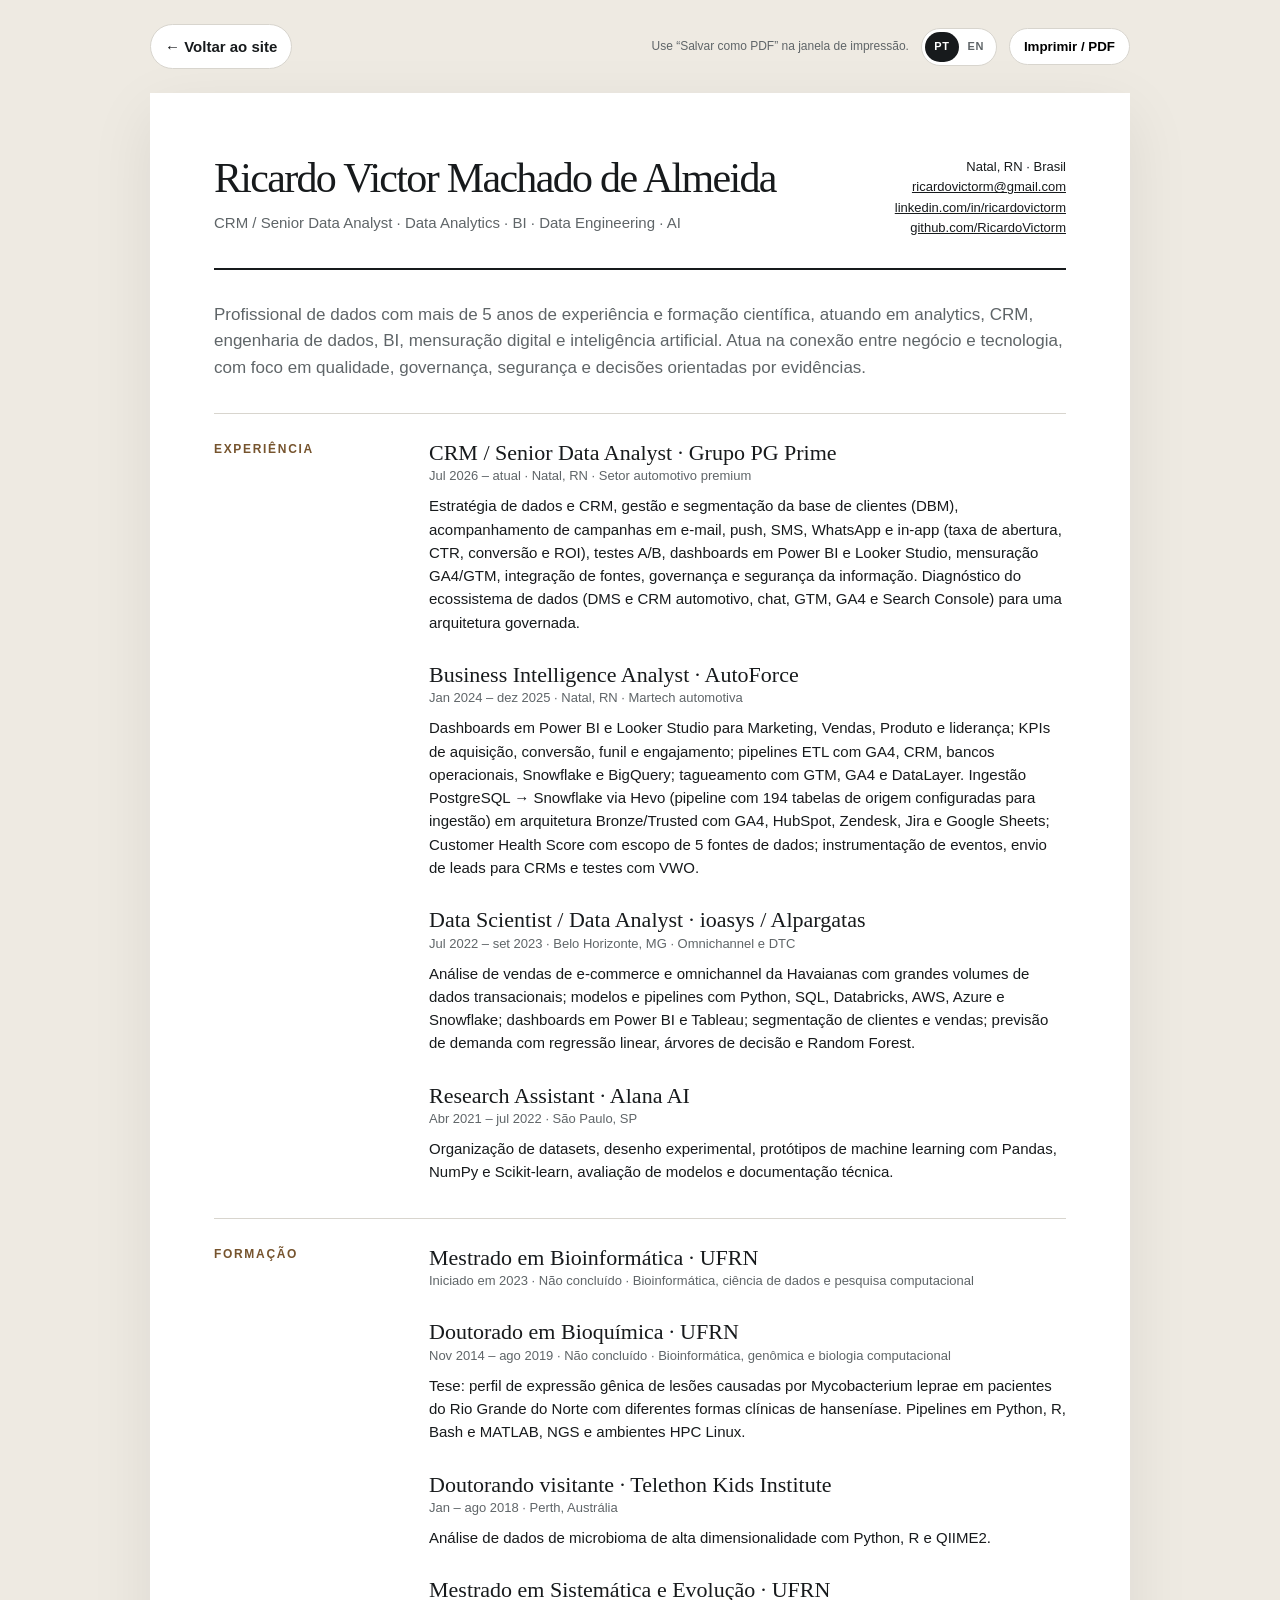
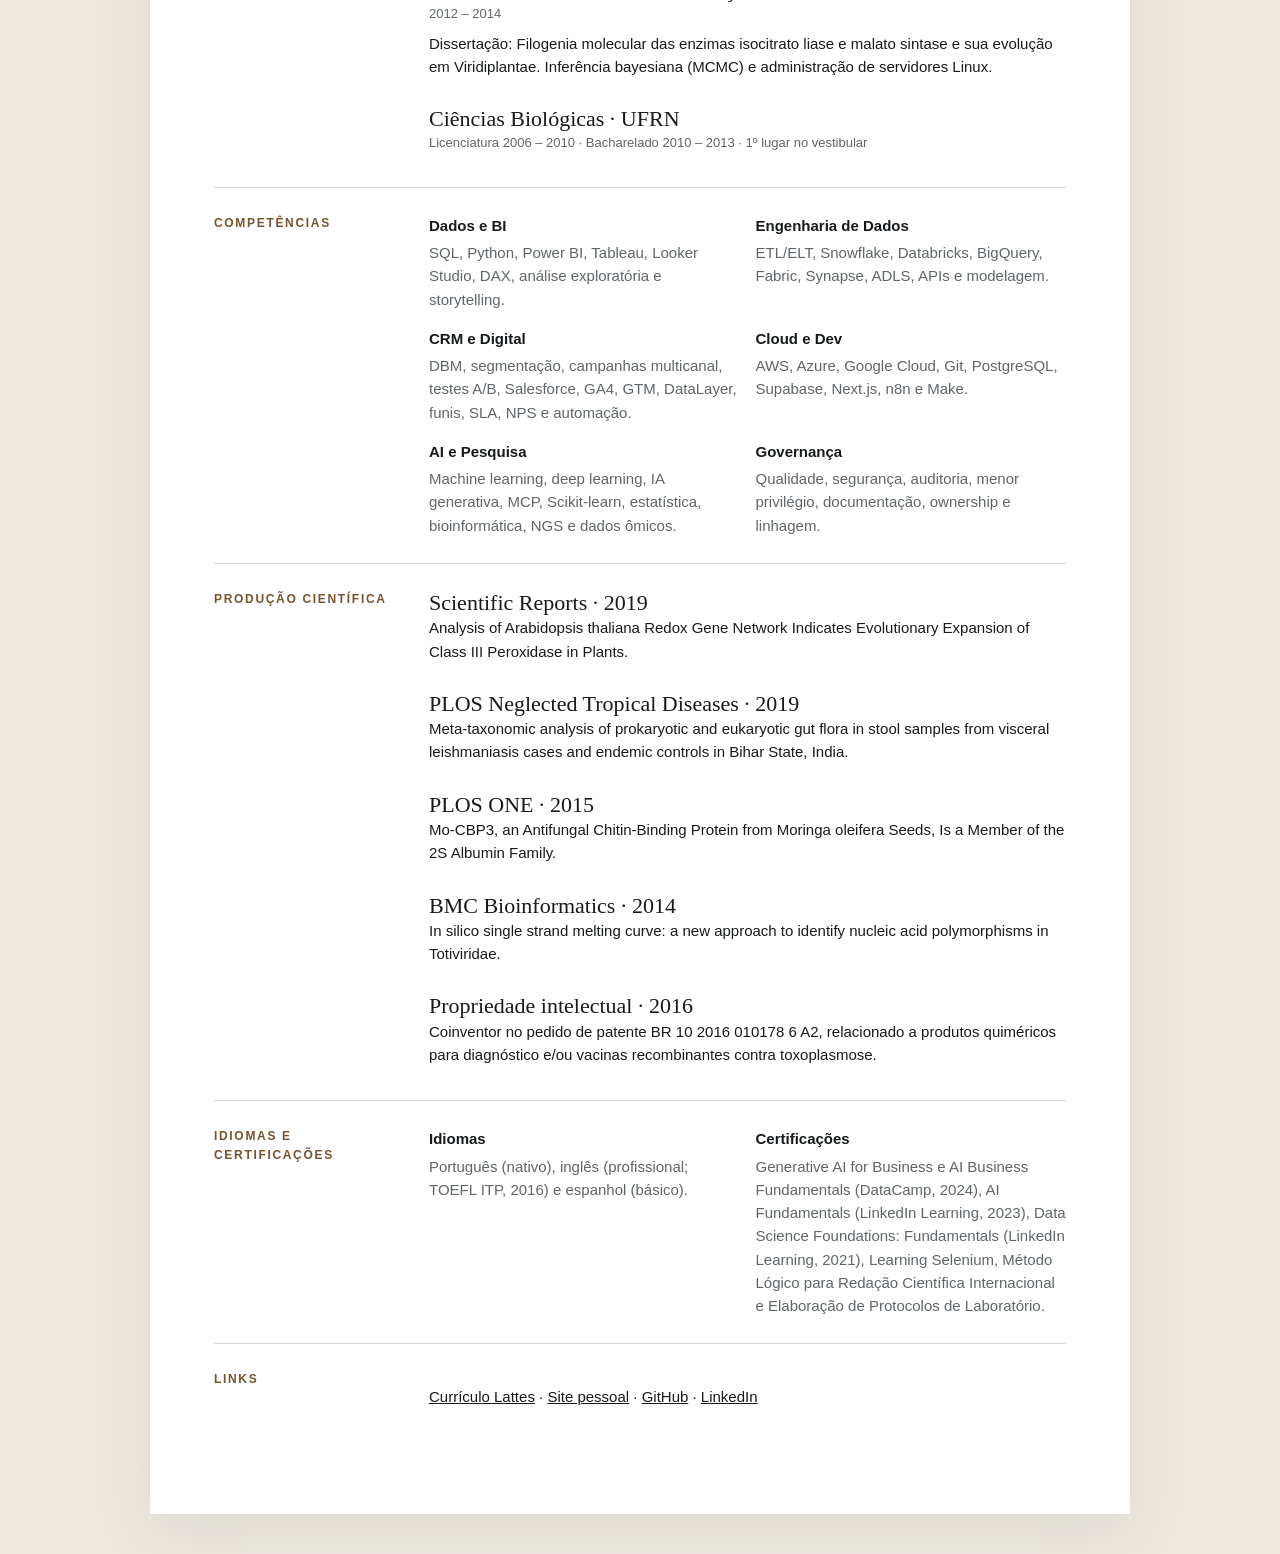
<file: curriculo.html>
<!doctype html>
<html lang="pt-BR">
<head>
  <meta charset="utf-8">
  <meta name="viewport" content="width=device-width, initial-scale=1">
  <meta name="theme-color" content="#eeeae2">
  <meta name="description" content="Currículo de Ricardo Victor Machado de Almeida, CRM / Senior Data Analyst: experiência em data analytics, BI, engenharia de dados, GA4, Power BI, Snowflake, SQL e Python.">
  <meta name="keywords" content="currículo, Ricardo Victor Machado de Almeida, analista de dados sênior, senior data analyst, CRM analytics, business intelligence, engenharia de dados, Power BI, Snowflake, SQL, Python, GA4, Natal RN">
  <meta name="author" content="Ricardo Victor Machado de Almeida">
  <meta name="robots" content="index, follow, max-image-preview:large">
  <meta property="og:type" content="profile">
  <meta property="og:site_name" content="Ricardo Victor Machado de Almeida">
  <meta property="og:locale" content="pt_BR">
  <meta property="og:locale:alternate" content="en_US">
  <meta property="og:title" content="Currículo | Ricardo Victor Machado de Almeida · Analista de Dados Sênior">
  <meta property="og:description" content="Experiência em CRM, data analytics, BI, engenharia de dados e IA, com formação científica pela UFRN.">
  <meta property="og:url" content="https://ricardovictorm.github.io/curriculo.html">
  <meta property="og:image" content="https://ricardovictorm.github.io/assets/img/og-image.png">
  <meta property="og:image:width" content="1200">
  <meta property="og:image:height" content="630">
  <meta property="og:image:alt" content="Ricardo Victor Machado de Almeida, CRM / Senior Data Analyst">
  <meta name="twitter:card" content="summary_large_image">
  <meta name="twitter:image" content="https://ricardovictorm.github.io/assets/img/og-image.png">
  <link rel="canonical" href="https://ricardovictorm.github.io/curriculo.html">
  <link rel="alternate" hreflang="pt-BR" href="https://ricardovictorm.github.io/curriculo.html">
  <link rel="alternate" hreflang="en" href="https://ricardovictorm.github.io/resume.html">
  <link rel="alternate" hreflang="x-default" href="https://ricardovictorm.github.io/curriculo.html">
  <link rel="icon" href="assets/img/favicon.svg" type="image/svg+xml">
  <title>Currículo | Ricardo Victor Machado de Almeida · Analista de Dados Sênior</title>
  <script type="application/ld+json">
  {
    "@context": "https://schema.org",
    "@graph": [
      {
        "@type": "ProfilePage",
        "@id": "https://ricardovictorm.github.io/curriculo.html#profilepage",
        "url": "https://ricardovictorm.github.io/curriculo.html",
        "name": "Currículo de Ricardo Victor Machado de Almeida",
        "inLanguage": "pt-BR",
        "dateModified": "2026-10-19",
        "isPartOf": {"@id": "https://ricardovictorm.github.io/#website"},
        "mainEntity": {"@id": "https://ricardovictorm.github.io/#person"}
      },
      {
        "@type": "Person",
        "@id": "https://ricardovictorm.github.io/#person",
        "name": "Ricardo Victor Machado de Almeida",
        "alternateName": "Ricardo Almeida",
        "url": "https://ricardovictorm.github.io/",
        "image": "https://avatars.githubusercontent.com/u/40348009?v=4",
        "jobTitle": "CRM / Senior Data Analyst",
        "worksFor": {"@type": "Organization", "name": "Grupo PG Prime"},
        "address": {"@type": "PostalAddress", "addressLocality": "Natal", "addressRegion": "RN", "addressCountry": "BR"},
        "sameAs": ["https://www.linkedin.com/in/ricardovictorm", "https://github.com/RicardoVictorm", "https://lattes.cnpq.br/4926674754201357"]
      }
    ]
  }
  </script>
  <style>
    :root{--ink:#171a1c;--muted:#5f6568;--line:#d8d5ce;--accent:#76542e;--paper:#fff;--bg:#eeeae2;--serif:Georgia,'Times New Roman',serif;--sans:Inter,Arial,sans-serif}
    *{box-sizing:border-box}body{margin:0;background:var(--bg);color:var(--ink);font:15px/1.55 var(--sans)}a{color:inherit}.toolbar{max-width:980px;margin:24px auto;display:flex;justify-content:space-between;align-items:center;gap:20px}.toolbar>a,.toolbar button{border:1px solid var(--line);background:#fff;padding:10px 14px;border-radius:999px;text-decoration:none;cursor:pointer;font-weight:700}.toolbar-right{display:flex;align-items:center;gap:12px}.cv-language{display:inline-flex;padding:3px;border:1px solid var(--line);border-radius:999px;background:#fff}.cv-language a{min-width:34px;height:30px;display:grid;place-items:center;border-radius:999px;text-decoration:none;color:var(--muted);font-size:11px;font-weight:800;letter-spacing:.06em}.cv-language a.active{background:var(--ink);color:#fff}.sheet{width:min(calc(100% - 28px),980px);margin:0 auto 40px;background:var(--paper);padding:64px;box-shadow:0 20px 60px rgba(0,0,0,.08)}header{display:grid;grid-template-columns:1fr auto;gap:30px;padding-bottom:30px;border-bottom:2px solid var(--ink)}h1{font:500 42px/1 var(--serif);margin:0;letter-spacing:-.04em}header p{margin:12px 0 0;color:var(--muted)}.contact{text-align:right;font-size:13px}.summary{margin:32px 0;font-size:17px;color:var(--muted)}section{display:grid;grid-template-columns:185px 1fr;gap:30px;padding:26px 0;border-top:1px solid var(--line)}h2{margin:0;color:var(--accent);font-size:12px;letter-spacing:.14em;text-transform:uppercase}h3{margin:0;font:500 22px/1.2 var(--serif)}.entry{margin-bottom:28px}.entry:last-child{margin-bottom:0}.entry-meta{color:var(--muted);font-size:13px;margin:5px 0 10px}.entry p{margin:0 0 8px}.skills{display:grid;grid-template-columns:repeat(2,1fr);gap:16px}.skills strong{display:block;margin-bottom:4px}.skills span{color:var(--muted)}.print-note{color:var(--muted);font-size:12px}@media(max-width:700px){.sheet{padding:30px}.toolbar{margin:14px;align-items:flex-start}.toolbar-right{flex-wrap:wrap;justify-content:flex-end}.print-note{display:none}header,section{grid-template-columns:1fr}.contact{text-align:left}.skills{grid-template-columns:1fr}}@media print{body{background:#fff}.toolbar{display:none}.sheet{width:100%;margin:0;padding:0;box-shadow:none}a{text-decoration:none}section{break-inside:avoid}}
  </style>
</head>
<body>
  <div class="toolbar"><a href="index.html">← Voltar ao site</a><div class="toolbar-right"><span class="print-note">Use “Salvar como PDF” na janela de impressão.</span><nav class="cv-language" aria-label="Selecionar idioma"><a class="active" href="curriculo.html" lang="pt-BR" aria-current="page">PT</a><a href="resume.html" lang="en">EN</a></nav><button onclick="window.print()">Imprimir / PDF</button></div></div>
  <main class="sheet">
    <header>
      <div><h1>Ricardo Victor Machado de Almeida</h1><p>CRM / Senior Data Analyst · Data Analytics · BI · Data Engineering · AI</p></div>
      <div class="contact">Natal, RN · Brasil<br><a href="mailto:ricardovictorm@gmail.com">ricardovictorm@gmail.com</a><br><a href="https://www.linkedin.com/in/ricardovictorm">linkedin.com/in/ricardovictorm</a><br><a href="https://github.com/RicardoVictorm">github.com/RicardoVictorm</a></div>
    </header>
    <p class="summary">Profissional de dados com mais de 5 anos de experiência e formação científica, atuando em analytics, CRM, engenharia de dados, BI, mensuração digital e inteligência artificial. Atua na conexão entre negócio e tecnologia, com foco em qualidade, governança, segurança e decisões orientadas por evidências.</p>
    <section><h2>Experiência</h2><div>
      <article class="entry"><h3>CRM / Senior Data Analyst · Grupo PG Prime</h3><p class="entry-meta"><time datetime="2026-07">Jul 2026</time> – atual · Natal, RN · Setor automotivo premium</p><p>Estratégia de dados e CRM, gestão e segmentação da base de clientes (DBM), acompanhamento de campanhas em e-mail, push, SMS, WhatsApp e in-app (taxa de abertura, CTR, conversão e ROI), testes A/B, dashboards em Power BI e Looker Studio, mensuração GA4/GTM, integração de fontes, governança e segurança da informação. Diagnóstico do ecossistema de dados (DMS e CRM automotivo, chat, GTM, GA4 e Search Console) para uma arquitetura governada.</p></article>
      <article class="entry"><h3>Business Intelligence Analyst · AutoForce</h3><p class="entry-meta"><time datetime="2024-01">Jan 2024</time> – <time datetime="2025-12">dez 2025</time> · Natal, RN · Martech automotiva</p><p>Dashboards em Power BI e Looker Studio para Marketing, Vendas, Produto e liderança; KPIs de aquisição, conversão, funil e engajamento; pipelines ETL com GA4, CRM, bancos operacionais, Snowflake e BigQuery; tagueamento com GTM, GA4 e DataLayer. Ingestão PostgreSQL → Snowflake via Hevo (pipeline com 194 tabelas de origem configuradas para ingestão) em arquitetura Bronze/Trusted com GA4, HubSpot, Zendesk, Jira e Google Sheets; Customer Health Score com escopo de 5 fontes de dados; instrumentação de eventos, envio de leads para CRMs e testes com VWO.</p></article>
      <article class="entry"><h3>Data Scientist / Data Analyst · ioasys / Alpargatas</h3><p class="entry-meta"><time datetime="2022-07">Jul 2022</time> – <time datetime="2023-09">set 2023</time> · Belo Horizonte, MG · Omnichannel e DTC</p><p>Análise de vendas de e-commerce e omnichannel da Havaianas com grandes volumes de dados transacionais; modelos e pipelines com Python, SQL, Databricks, AWS, Azure e Snowflake; dashboards em Power BI e Tableau; segmentação de clientes e vendas; previsão de demanda com regressão linear, árvores de decisão e Random Forest.</p></article>
      <article class="entry"><h3>Research Assistant · Alana AI</h3><p class="entry-meta"><time datetime="2021-04">Abr 2021</time> – <time datetime="2022-07">jul 2022</time> · São Paulo, SP</p><p>Organização de datasets, desenho experimental, protótipos de machine learning com Pandas, NumPy e Scikit-learn, avaliação de modelos e documentação técnica.</p></article>
    </div></section>
    <section><h2>Formação</h2><div>
      <article class="entry"><h3>Mestrado em Bioinformática · UFRN</h3><p class="entry-meta">Iniciado em 2023 · Não concluído · Bioinformática, ciência de dados e pesquisa computacional</p></article>
      <article class="entry"><h3>Doutorado em Bioquímica · UFRN</h3><p class="entry-meta"><time datetime="2014-11">Nov 2014</time> – <time datetime="2019-08">ago 2019</time> · Não concluído · Bioinformática, genômica e biologia computacional</p><p>Tese: perfil de expressão gênica de lesões causadas por Mycobacterium leprae em pacientes do Rio Grande do Norte com diferentes formas clínicas de hanseníase. Pipelines em Python, R, Bash e MATLAB, NGS e ambientes HPC Linux.</p></article>
      <article class="entry"><h3>Doutorando visitante · Telethon Kids Institute</h3><p class="entry-meta"><time datetime="2018-01">Jan</time> – <time datetime="2018-08">ago 2018</time> · Perth, Austrália</p><p>Análise de dados de microbioma de alta dimensionalidade com Python, R e QIIME2.</p></article>
      <article class="entry"><h3>Mestrado em Sistemática e Evolução · UFRN</h3><p class="entry-meta">2012 – 2014</p><p>Dissertação: Filogenia molecular das enzimas isocitrato liase e malato sintase e sua evolução em Viridiplantae. Inferência bayesiana (MCMC) e administração de servidores Linux.</p></article>
      <article class="entry"><h3>Ciências Biológicas · UFRN</h3><p class="entry-meta">Licenciatura 2006 – 2010 · Bacharelado 2010 – 2013 · 1º lugar no vestibular</p></article>
    </div></section>
    <section><h2>Competências</h2><div class="skills">
      <div><strong>Dados e BI</strong><span>SQL, Python, Power BI, Tableau, Looker Studio, DAX, análise exploratória e storytelling.</span></div>
      <div><strong>Engenharia de Dados</strong><span>ETL/ELT, Snowflake, Databricks, BigQuery, Fabric, Synapse, ADLS, APIs e modelagem.</span></div>
      <div><strong>CRM e Digital</strong><span>DBM, segmentação, campanhas multicanal, testes A/B, Salesforce, GA4, GTM, DataLayer, funis, SLA, NPS e automação.</span></div>
      <div><strong>Cloud e Dev</strong><span>AWS, Azure, Google Cloud, Git, PostgreSQL, Supabase, Next.js, n8n e Make.</span></div>
      <div><strong>AI e Pesquisa</strong><span>Machine learning, deep learning, IA generativa, MCP, Scikit-learn, estatística, bioinformática, NGS e dados ômicos.</span></div>
      <div><strong>Governança</strong><span>Qualidade, segurança, auditoria, menor privilégio, documentação, ownership e linhagem.</span></div>
    </div></section>
    <section><h2>Produção científica</h2><div>
      <article class="entry"><h3>Scientific Reports · 2019</h3><p>Analysis of Arabidopsis thaliana Redox Gene Network Indicates Evolutionary Expansion of Class III Peroxidase in Plants.</p></article>
      <article class="entry"><h3>PLOS Neglected Tropical Diseases · 2019</h3><p>Meta-taxonomic analysis of prokaryotic and eukaryotic gut flora in stool samples from visceral leishmaniasis cases and endemic controls in Bihar State, India.</p></article>
      <article class="entry"><h3>PLOS ONE · 2015</h3><p>Mo-CBP3, an Antifungal Chitin-Binding Protein from Moringa oleifera Seeds, Is a Member of the 2S Albumin Family.</p></article>
      <article class="entry"><h3>BMC Bioinformatics · 2014</h3><p>In silico single strand melting curve: a new approach to identify nucleic acid polymorphisms in Totiviridae.</p></article>
      <article class="entry"><h3>Propriedade intelectual · 2016</h3><p>Coinventor no pedido de patente BR 10 2016 010178 6 A2, relacionado a produtos quiméricos para diagnóstico e/ou vacinas recombinantes contra toxoplasmose.</p></article>
    </div></section>
    <section><h2>Idiomas e certificações</h2><div class="skills">
      <div><strong>Idiomas</strong><span>Português (nativo), inglês (profissional; TOEFL ITP, 2016) e espanhol (básico).</span></div>
      <div><strong>Certificações</strong><span>Generative AI for Business e AI Business Fundamentals (DataCamp, 2024), AI Fundamentals (LinkedIn Learning, 2023), Data Science Foundations: Fundamentals (LinkedIn Learning, 2021), Learning Selenium, Método Lógico para Redação Científica Internacional e Elaboração de Protocolos de Laboratório.</span></div>
    </div></section>
    <section><h2>Links</h2><div><p><a href="https://lattes.cnpq.br/4926674754201357">Currículo Lattes</a> · <a href="https://ricardovictorm.github.io/">Site pessoal</a> · <a href="https://github.com/RicardoVictorm">GitHub</a> · <a href="https://www.linkedin.com/in/ricardovictorm">LinkedIn</a></p></div></section>
  </main>
</body>
</html>
</file>
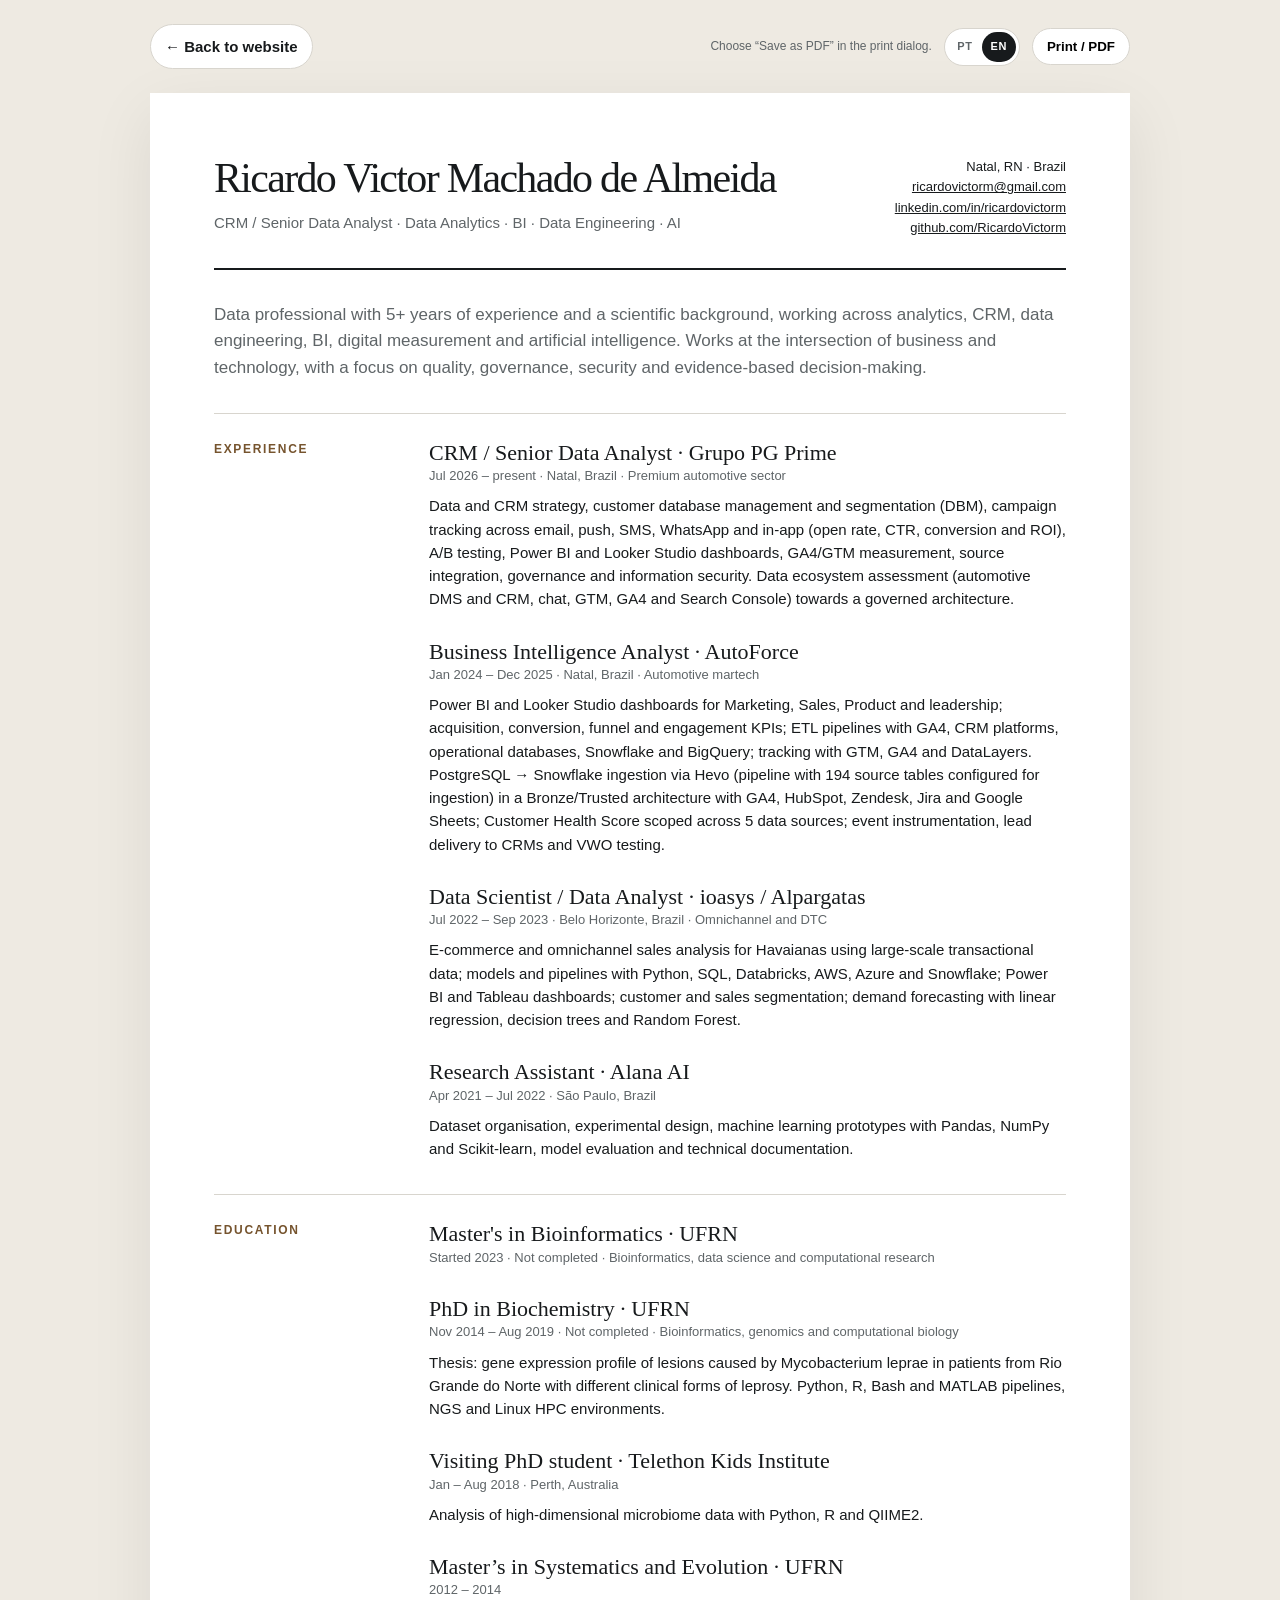
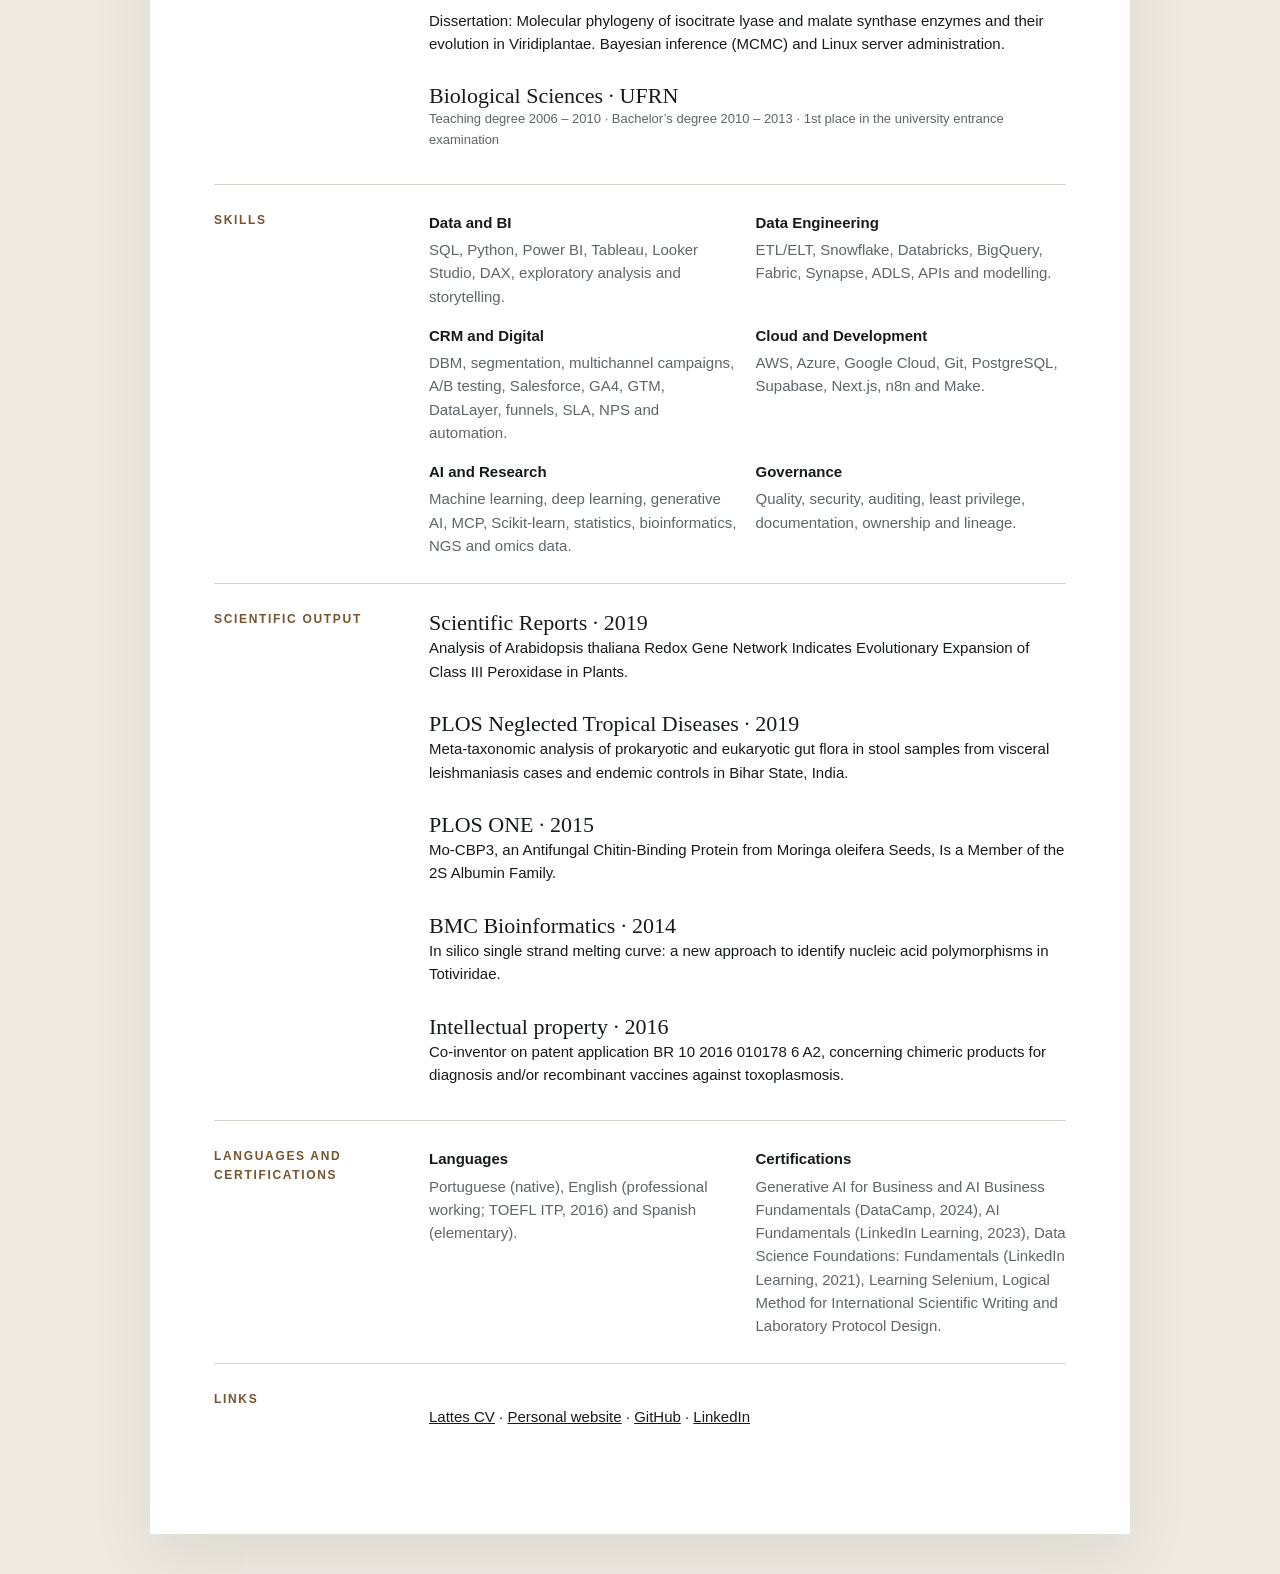
<file: resume.html>
<!doctype html>
<html lang="en">
<head>
  <meta charset="utf-8">
  <meta name="viewport" content="width=device-width, initial-scale=1">
  <meta name="theme-color" content="#eeeae2">
  <meta name="description" content="Résumé of Ricardo Victor Machado de Almeida, CRM / Senior Data Analyst: experience in data analytics, BI, data engineering, GA4, Power BI, Snowflake, SQL and Python.">
  <meta name="keywords" content="resume, CV, Ricardo Victor Machado de Almeida, senior data analyst, CRM analytics, business intelligence, data engineering, Power BI, Snowflake, SQL, Python, GA4, Natal, Brazil">
  <meta name="author" content="Ricardo Victor Machado de Almeida">
  <meta name="robots" content="index, follow, max-image-preview:large">
  <meta property="og:type" content="profile">
  <meta property="og:site_name" content="Ricardo Victor Machado de Almeida">
  <meta property="og:locale" content="en_US">
  <meta property="og:locale:alternate" content="pt_BR">
  <meta property="og:title" content="Résumé | Ricardo Victor Machado de Almeida · Senior Data Analyst">
  <meta property="og:description" content="Experience in CRM, data analytics, BI, data engineering and AI, with a scientific background from UFRN.">
  <meta property="og:url" content="https://ricardovictorm.github.io/resume.html">
  <meta property="og:image" content="https://ricardovictorm.github.io/assets/img/og-image.png">
  <meta property="og:image:width" content="1200">
  <meta property="og:image:height" content="630">
  <meta property="og:image:alt" content="Ricardo Victor Machado de Almeida, CRM / Senior Data Analyst">
  <meta name="twitter:card" content="summary_large_image">
  <meta name="twitter:image" content="https://ricardovictorm.github.io/assets/img/og-image.png">
  <link rel="canonical" href="https://ricardovictorm.github.io/resume.html">
  <link rel="alternate" hreflang="pt-BR" href="https://ricardovictorm.github.io/curriculo.html">
  <link rel="alternate" hreflang="en" href="https://ricardovictorm.github.io/resume.html">
  <link rel="alternate" hreflang="x-default" href="https://ricardovictorm.github.io/curriculo.html">
  <link rel="icon" href="assets/img/favicon.svg" type="image/svg+xml">
  <title>Résumé | Ricardo Victor Machado de Almeida · Senior Data Analyst</title>
  <script type="application/ld+json">
  {
    "@context": "https://schema.org",
    "@graph": [
      {
        "@type": "ProfilePage",
        "@id": "https://ricardovictorm.github.io/resume.html#profilepage",
        "url": "https://ricardovictorm.github.io/resume.html",
        "name": "Résumé of Ricardo Victor Machado de Almeida",
        "inLanguage": "en",
        "dateModified": "2026-10-19",
        "isPartOf": {"@id": "https://ricardovictorm.github.io/#website"},
        "mainEntity": {"@id": "https://ricardovictorm.github.io/#person"}
      },
      {
        "@type": "Person",
        "@id": "https://ricardovictorm.github.io/#person",
        "name": "Ricardo Victor Machado de Almeida",
        "alternateName": "Ricardo Almeida",
        "url": "https://ricardovictorm.github.io/en.html",
        "image": "https://avatars.githubusercontent.com/u/40348009?v=4",
        "jobTitle": "CRM / Senior Data Analyst",
        "worksFor": {"@type": "Organization", "name": "Grupo PG Prime"},
        "address": {"@type": "PostalAddress", "addressLocality": "Natal", "addressRegion": "RN", "addressCountry": "BR"},
        "sameAs": ["https://www.linkedin.com/in/ricardovictorm", "https://github.com/RicardoVictorm", "https://lattes.cnpq.br/4926674754201357"]
      }
    ]
  }
  </script>
  <style>
    :root{--ink:#171a1c;--muted:#5f6568;--line:#d8d5ce;--accent:#76542e;--paper:#fff;--bg:#eeeae2;--serif:Georgia,'Times New Roman',serif;--sans:Inter,Arial,sans-serif}
    *{box-sizing:border-box}body{margin:0;background:var(--bg);color:var(--ink);font:15px/1.55 var(--sans)}a{color:inherit}.toolbar{max-width:980px;margin:24px auto;display:flex;justify-content:space-between;align-items:center;gap:20px}.toolbar>a,.toolbar button{border:1px solid var(--line);background:#fff;padding:10px 14px;border-radius:999px;text-decoration:none;cursor:pointer;font-weight:700}.toolbar-right{display:flex;align-items:center;gap:12px}.cv-language{display:inline-flex;padding:3px;border:1px solid var(--line);border-radius:999px;background:#fff}.cv-language a{min-width:34px;height:30px;display:grid;place-items:center;border-radius:999px;text-decoration:none;color:var(--muted);font-size:11px;font-weight:800;letter-spacing:.06em}.cv-language a.active{background:var(--ink);color:#fff}.sheet{width:min(calc(100% - 28px),980px);margin:0 auto 40px;background:var(--paper);padding:64px;box-shadow:0 20px 60px rgba(0,0,0,.08)}header{display:grid;grid-template-columns:1fr auto;gap:30px;padding-bottom:30px;border-bottom:2px solid var(--ink)}h1{font:500 42px/1 var(--serif);margin:0;letter-spacing:-.04em}header p{margin:12px 0 0;color:var(--muted)}.contact{text-align:right;font-size:13px}.summary{margin:32px 0;font-size:17px;color:var(--muted)}section{display:grid;grid-template-columns:185px 1fr;gap:30px;padding:26px 0;border-top:1px solid var(--line)}h2{margin:0;color:var(--accent);font-size:12px;letter-spacing:.14em;text-transform:uppercase}h3{margin:0;font:500 22px/1.2 var(--serif)}.entry{margin-bottom:28px}.entry:last-child{margin-bottom:0}.entry-meta{color:var(--muted);font-size:13px;margin:5px 0 10px}.entry p{margin:0 0 8px}.skills{display:grid;grid-template-columns:repeat(2,1fr);gap:16px}.skills strong{display:block;margin-bottom:4px}.skills span{color:var(--muted)}.print-note{color:var(--muted);font-size:12px}@media(max-width:700px){.sheet{padding:30px}.toolbar{margin:14px;align-items:flex-start}.toolbar-right{flex-wrap:wrap;justify-content:flex-end}.print-note{display:none}header,section{grid-template-columns:1fr}.contact{text-align:left}.skills{grid-template-columns:1fr}}@media print{body{background:#fff}.toolbar{display:none}.sheet{width:100%;margin:0;padding:0;box-shadow:none}a{text-decoration:none}section{break-inside:avoid}}
  </style>
</head>
<body>
  <div class="toolbar"><a href="en.html">← Back to website</a><div class="toolbar-right"><span class="print-note">Choose “Save as PDF” in the print dialog.</span><nav class="cv-language" aria-label="Select language"><a href="curriculo.html" lang="pt-BR">PT</a><a class="active" href="resume.html" lang="en" aria-current="page">EN</a></nav><button onclick="window.print()">Print / PDF</button></div></div>
  <main class="sheet">
    <header>
      <div><h1>Ricardo Victor Machado de Almeida</h1><p>CRM / Senior Data Analyst · Data Analytics · BI · Data Engineering · AI</p></div>
      <div class="contact">Natal, RN · Brazil<br><a href="mailto:ricardovictorm@gmail.com">ricardovictorm@gmail.com</a><br><a href="https://www.linkedin.com/in/ricardovictorm">linkedin.com/in/ricardovictorm</a><br><a href="https://github.com/RicardoVictorm">github.com/RicardoVictorm</a></div>
    </header>
    <p class="summary">Data professional with 5+ years of experience and a scientific background, working across analytics, CRM, data engineering, BI, digital measurement and artificial intelligence. Works at the intersection of business and technology, with a focus on quality, governance, security and evidence-based decision-making.</p>
    <section><h2>Experience</h2><div>
      <article class="entry"><h3>CRM / Senior Data Analyst · Grupo PG Prime</h3><p class="entry-meta"><time datetime="2026-07">Jul 2026</time> – present · Natal, Brazil · Premium automotive sector</p><p>Data and CRM strategy, customer database management and segmentation (DBM), campaign tracking across email, push, SMS, WhatsApp and in-app (open rate, CTR, conversion and ROI), A/B testing, Power BI and Looker Studio dashboards, GA4/GTM measurement, source integration, governance and information security. Data ecosystem assessment (automotive DMS and CRM, chat, GTM, GA4 and Search Console) towards a governed architecture.</p></article>
      <article class="entry"><h3>Business Intelligence Analyst · AutoForce</h3><p class="entry-meta"><time datetime="2024-01">Jan 2024</time> – <time datetime="2025-12">Dec 2025</time> · Natal, Brazil · Automotive martech</p><p>Power BI and Looker Studio dashboards for Marketing, Sales, Product and leadership; acquisition, conversion, funnel and engagement KPIs; ETL pipelines with GA4, CRM platforms, operational databases, Snowflake and BigQuery; tracking with GTM, GA4 and DataLayers. PostgreSQL → Snowflake ingestion via Hevo (pipeline with 194 source tables configured for ingestion) in a Bronze/Trusted architecture with GA4, HubSpot, Zendesk, Jira and Google Sheets; Customer Health Score scoped across 5 data sources; event instrumentation, lead delivery to CRMs and VWO testing.</p></article>
      <article class="entry"><h3>Data Scientist / Data Analyst · ioasys / Alpargatas</h3><p class="entry-meta"><time datetime="2022-07">Jul 2022</time> – <time datetime="2023-09">Sep 2023</time> · Belo Horizonte, Brazil · Omnichannel and DTC</p><p>E-commerce and omnichannel sales analysis for Havaianas using large-scale transactional data; models and pipelines with Python, SQL, Databricks, AWS, Azure and Snowflake; Power BI and Tableau dashboards; customer and sales segmentation; demand forecasting with linear regression, decision trees and Random Forest.</p></article>
      <article class="entry"><h3>Research Assistant · Alana AI</h3><p class="entry-meta"><time datetime="2021-04">Apr 2021</time> – <time datetime="2022-07">Jul 2022</time> · São Paulo, Brazil</p><p>Dataset organisation, experimental design, machine learning prototypes with Pandas, NumPy and Scikit-learn, model evaluation and technical documentation.</p></article>
    </div></section>
    <section><h2>Education</h2><div>
      <article class="entry"><h3>Master's in Bioinformatics · UFRN</h3><p class="entry-meta">Started 2023 · Not completed · Bioinformatics, data science and computational research</p></article>
      <article class="entry"><h3>PhD in Biochemistry · UFRN</h3><p class="entry-meta"><time datetime="2014-11">Nov 2014</time> – <time datetime="2019-08">Aug 2019</time> · Not completed · Bioinformatics, genomics and computational biology</p><p>Thesis: gene expression profile of lesions caused by Mycobacterium leprae in patients from Rio Grande do Norte with different clinical forms of leprosy. Python, R, Bash and MATLAB pipelines, NGS and Linux HPC environments.</p></article>
      <article class="entry"><h3>Visiting PhD student · Telethon Kids Institute</h3><p class="entry-meta"><time datetime="2018-01">Jan</time> – <time datetime="2018-08">Aug 2018</time> · Perth, Australia</p><p>Analysis of high-dimensional microbiome data with Python, R and QIIME2.</p></article>
      <article class="entry"><h3>Master’s in Systematics and Evolution · UFRN</h3><p class="entry-meta">2012 – 2014</p><p>Dissertation: Molecular phylogeny of isocitrate lyase and malate synthase enzymes and their evolution in Viridiplantae. Bayesian inference (MCMC) and Linux server administration.</p></article>
      <article class="entry"><h3>Biological Sciences · UFRN</h3><p class="entry-meta">Teaching degree 2006 – 2010 · Bachelor’s degree 2010 – 2013 · 1st place in the university entrance examination</p></article>
    </div></section>
    <section><h2>Skills</h2><div class="skills">
      <div><strong>Data and BI</strong><span>SQL, Python, Power BI, Tableau, Looker Studio, DAX, exploratory analysis and storytelling.</span></div>
      <div><strong>Data Engineering</strong><span>ETL/ELT, Snowflake, Databricks, BigQuery, Fabric, Synapse, ADLS, APIs and modelling.</span></div>
      <div><strong>CRM and Digital</strong><span>DBM, segmentation, multichannel campaigns, A/B testing, Salesforce, GA4, GTM, DataLayer, funnels, SLA, NPS and automation.</span></div>
      <div><strong>Cloud and Development</strong><span>AWS, Azure, Google Cloud, Git, PostgreSQL, Supabase, Next.js, n8n and Make.</span></div>
      <div><strong>AI and Research</strong><span>Machine learning, deep learning, generative AI, MCP, Scikit-learn, statistics, bioinformatics, NGS and omics data.</span></div>
      <div><strong>Governance</strong><span>Quality, security, auditing, least privilege, documentation, ownership and lineage.</span></div>
    </div></section>
    <section><h2>Scientific output</h2><div>
      <article class="entry"><h3>Scientific Reports · 2019</h3><p>Analysis of Arabidopsis thaliana Redox Gene Network Indicates Evolutionary Expansion of Class III Peroxidase in Plants.</p></article>
      <article class="entry"><h3>PLOS Neglected Tropical Diseases · 2019</h3><p>Meta-taxonomic analysis of prokaryotic and eukaryotic gut flora in stool samples from visceral leishmaniasis cases and endemic controls in Bihar State, India.</p></article>
      <article class="entry"><h3>PLOS ONE · 2015</h3><p>Mo-CBP3, an Antifungal Chitin-Binding Protein from Moringa oleifera Seeds, Is a Member of the 2S Albumin Family.</p></article>
      <article class="entry"><h3>BMC Bioinformatics · 2014</h3><p>In silico single strand melting curve: a new approach to identify nucleic acid polymorphisms in Totiviridae.</p></article>
      <article class="entry"><h3>Intellectual property · 2016</h3><p>Co-inventor on patent application BR 10 2016 010178 6 A2, concerning chimeric products for diagnosis and/or recombinant vaccines against toxoplasmosis.</p></article>
    </div></section>
    <section><h2>Languages and certifications</h2><div class="skills">
      <div><strong>Languages</strong><span>Portuguese (native), English (professional working; TOEFL ITP, 2016) and Spanish (elementary).</span></div>
      <div><strong>Certifications</strong><span>Generative AI for Business and AI Business Fundamentals (DataCamp, 2024), AI Fundamentals (LinkedIn Learning, 2023), Data Science Foundations: Fundamentals (LinkedIn Learning, 2021), Learning Selenium, Logical Method for International Scientific Writing and Laboratory Protocol Design.</span></div>
    </div></section>
    <section><h2>Links</h2><div><p><a href="https://lattes.cnpq.br/4926674754201357">Lattes CV</a> · <a href="https://ricardovictorm.github.io/en.html">Personal website</a> · <a href="https://github.com/RicardoVictorm">GitHub</a> · <a href="https://www.linkedin.com/in/ricardovictorm">LinkedIn</a></p></div></section>
  </main>
</body>
</html>
</file>
